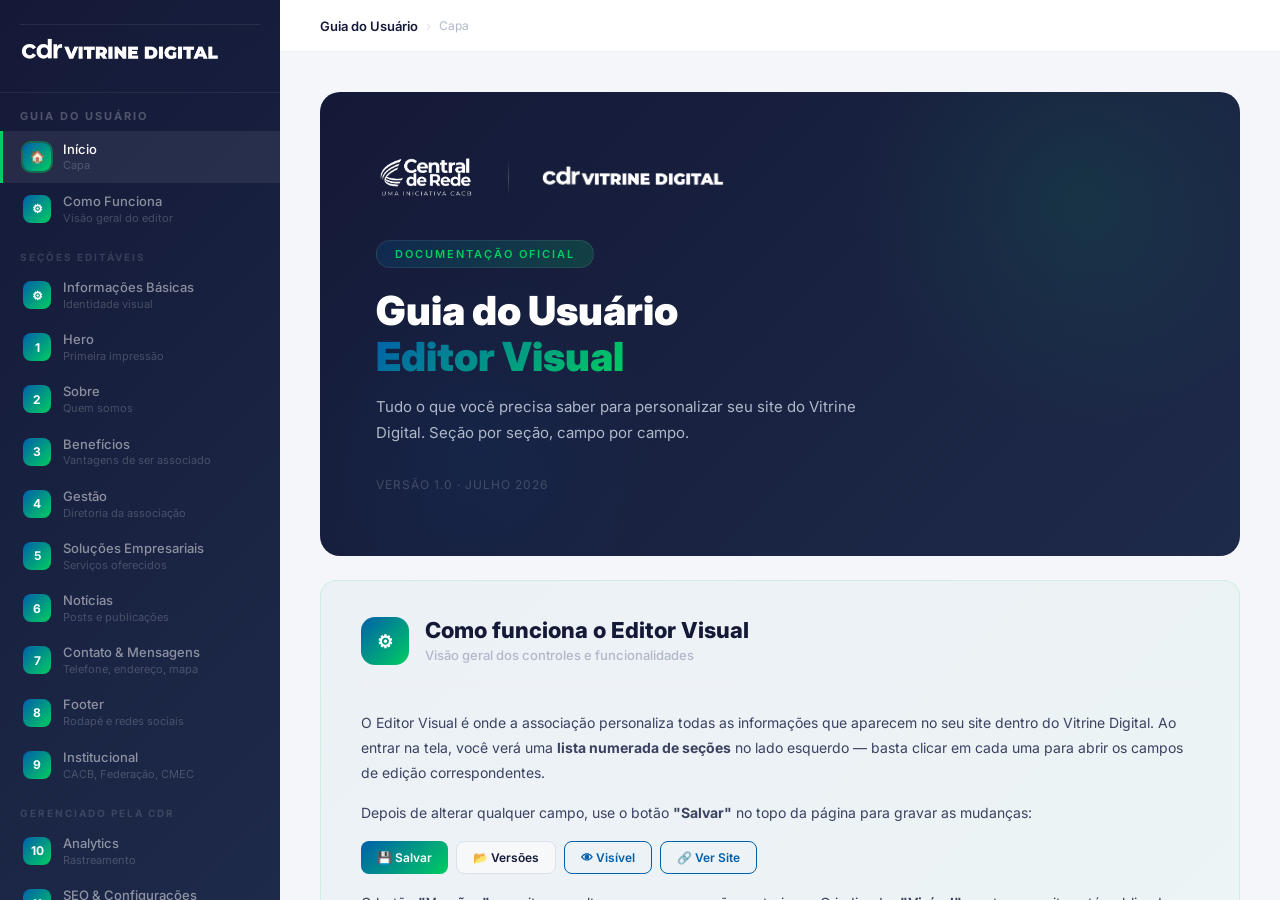
<file: guiadousuario/index.html>
<!DOCTYPE html>
<html lang="pt-BR">
<head>
  <meta charset="UTF-8">
  <meta name="viewport" content="width=device-width, initial-scale=1.0">
  <title>Guia do Usuário — Editor Visual do Vitrine Digital</title>
  <link rel="preconnect" href="https://fonts.googleapis.com">
  <link href="https://fonts.googleapis.com/css2?family=Inter:wght@300;400;500;600;700;800;900&display=swap" rel="stylesheet">
  <link rel="stylesheet" href="style.css">
</head>
<body>

<button class="menu-toggle" id="menu-toggle" aria-label="Menu"><span></span><span></span><span></span></button>
<div class="sidebar-overlay" id="sidebar-overlay"></div>
<div class="app">
  <aside class="sidebar" id="sidebar">
    <div class="sidebar-logo">
      <div class="sidebar-logo-divider"></div>
      <img src="logo-vitrine-digital.png" alt="Vitrine Digital" class="vitrine">
    </div>
    <div class="sidebar-title">Guia do Usuário</div>
    <nav class="sidebar-nav" id="sidebar-nav">
      <div class="nav-item" data-target="s-capa"><div class="nav-num">🏠</div><div class="nav-label">Início<small>Capa</small></div></div>
      <div class="nav-item" data-target="s-intro"><div class="nav-num">⚙</div><div class="nav-label">Como Funciona<small>Visão geral do editor</small></div></div>
      <div class="nav-group-title">Seções Editáveis</div>
      <div class="nav-item" data-target="s-basico"><div class="nav-num">⚙</div><div class="nav-label">Informações Básicas<small>Identidade visual</small></div></div>
      <div class="nav-item" data-target="s-1"><div class="nav-num">1</div><div class="nav-label">Hero<small>Primeira impressão</small></div></div>
      <div class="nav-item" data-target="s-2"><div class="nav-num">2</div><div class="nav-label">Sobre<small>Quem somos</small></div></div>
      <div class="nav-item" data-target="s-3"><div class="nav-num">3</div><div class="nav-label">Benefícios<small>Vantagens de ser associado</small></div></div>
      <div class="nav-item" data-target="s-4"><div class="nav-num">4</div><div class="nav-label">Gestão<small>Diretoria da associação</small></div></div>
      <div class="nav-item" data-target="s-5"><div class="nav-num">5</div><div class="nav-label">Soluções Empresariais<small>Serviços oferecidos</small></div></div>
      <div class="nav-item" data-target="s-6"><div class="nav-num">6</div><div class="nav-label">Notícias<small>Posts e publicações</small></div></div>
      <div class="nav-item" data-target="s-7"><div class="nav-num">7</div><div class="nav-label">Contato &amp; Mensagens<small>Telefone, endereço, mapa</small></div></div>
      <div class="nav-item" data-target="s-8"><div class="nav-num">8</div><div class="nav-label">Footer<small>Rodapé e redes sociais</small></div></div>
      <div class="nav-item" data-target="s-9"><div class="nav-num">9</div><div class="nav-label">Institucional<small>CACB, Federação, CMEC</small></div></div>
      <div class="nav-group-title">Gerenciado pela CDR</div>
      <div class="nav-item" data-target="s-10"><div class="nav-num">10</div><div class="nav-label">Analytics<small>Rastreamento</small></div></div>
      <div class="nav-item" data-target="s-11"><div class="nav-num">11</div><div class="nav-label">SEO &amp; Configurações<small>Mecanismos de busca</small></div></div>
      <div class="nav-item" data-target="s-12"><div class="nav-num">12</div><div class="nav-label">Limites de Seções<small>Mín. e máx. por seção</small></div></div>
      <div class="nav-item" data-target="s-13"><div class="nav-num">13</div><div class="nav-label">Domínio Customizado<small>Domínio próprio e SSL</small></div></div>
    </nav>
  </aside>

  <main class="main" id="main-scroll">
    <div class="topbar">
      <span class="topbar-title">Guia do Usuário</span>
      <span class="topbar-sep">›</span>
      <span class="topbar-sub" id="topbar-current">Editor Visual do Vitrine Digital</span>
    </div>

    <div class="content-wrap">

      <div id="s-capa" class="section-anchor">
        <div class="panel-cover">
          <div class="panel-cover-logos">
            <img src="logo-central-de-rede.png" alt="Central de Rede">
            <div class="ldiv"></div>
            <img src="logo-vitrine-digital.png" alt="Vitrine Digital" class="vitrine">
          </div>
          <div class="panel-cover-badge">Documentação Oficial</div>
          <h1>Guia do Usuário<br><span>Editor Visual</span></h1>
          <p class="panel-cover-sub">Tudo o que você precisa saber para personalizar seu site do Vitrine Digital. Seção por seção, campo por campo.</p>
          <div class="panel-cover-version">VERSÃO 1.0 · JULHO 2026</div>
        </div>
      </div>

      <div id="s-intro" class="section-anchor">
        <div class="panel intro-panel">
          <div class="panel-header">
            <div class="panel-num">⚙</div>
            <div><div class="panel-title">Como funciona o Editor Visual</div><div class="panel-subtitle">Visão geral dos controles e funcionalidades</div></div>
          </div>
          <div class="panel-body">
            <p>O Editor Visual é onde a associação personaliza todas as informações que aparecem no seu site dentro do Vitrine Digital. Ao entrar na tela, você verá uma <strong>lista numerada de seções</strong> no lado esquerdo — basta clicar em cada uma para abrir os campos de edição correspondentes.</p>
            <p>Depois de alterar qualquer campo, use o botão <strong>"Salvar"</strong> no topo da página para gravar as mudanças:</p>
            <div class="toolbar-row">
              <div class="toolbar-demo primary">💾 Salvar</div>
              <div class="toolbar-demo secondary">📂 Versões</div>
              <div class="toolbar-demo outline">👁 Visível</div>
              <div class="toolbar-demo outline">🔗 Ver Site</div>
            </div>
            <p>O botão <strong>"Versões"</strong> permite consultar e recuperar versões anteriores. O indicador <strong>"Visível"</strong> mostra se o site está publicado, e o link <strong>"Ver Site"</strong> abre a página real para conferência.</p>
            <p>Na parte superior da plataforma, estão disponíveis as áreas de <strong>Posts</strong>, para publicação de notícias e conteúdos da associação, e de <strong>Controle de Usuários</strong>, para gerenciamento dos acessos à plataforma.</p>
            <div class="callout"><h3>✏️ Barra de Formatação</h3><p>Muitos campos de texto possuem uma pequena barra com opções de <strong>negrito</strong>, <em>itálico</em>, sublinhado, tamanhos de título, tamanho de fonte, cor e um botão "limpar". Selecione a palavra ou frase e aplique o estilo desejado.</p></div>
            <div class="tip-box"><div class="tip-icon">💡</div><p><strong>Dica sobre imagens:</strong> os campos de imagem oferecem opções de tamanho (P, M, G ou Personalizado) que ajustam automaticamente a foto. Na dúvida, "Sem transformação" mantém a imagem original.</p></div>
          </div>
        </div>
      </div>

      <div id="s-basico" class="section-anchor">
        <div class="panel">
          <div class="panel-header"><div class="panel-num">⚙</div><div><div class="panel-title">Informações Básicas</div><div class="panel-subtitle">Identidade visual e dados principais do site</div></div></div>
          <div class="panel-body">
            <p>Aqui ficam os dados de identidade do site. Tudo o que define como a marca da associação aparece no site é configurado nesta área.</p>
            <div class="feature-grid">
              <div class="feature-chip">Nome do Site</div><div class="feature-chip">E-mail de contato</div><div class="feature-chip">Sigla da associação</div>
              <div class="feature-chip">Apelido no Menu</div><div class="feature-chip">Botão "Associe-se"</div><div class="feature-chip">Texto "Área do Associado"</div>
              <div class="feature-chip">Link da Área do Associado</div><div class="feature-chip">Logomarca</div><div class="feature-chip">Favicon</div>
              <div class="feature-chip">Fonte tipográfica</div><div class="feature-chip">Paleta de cores completa</div>
            </div>
            <div class="warn-box"><div class="warn-icon">⚠</div><p><strong>Cuidado com as cores:</strong> a paleta inclui Cor Primária, Secundária, Destaque, fundo do menu, tons claro/escuro e cor do texto do menu. Alterar essas cores muda a identidade visual do site inteiro — use com cuidado e confira o resultado usando "Ver Site".</p></div>
          </div>
        </div>
      </div>

      <div id="s-1" class="section-anchor">
        <div class="panel">
          <div class="panel-header"><div class="panel-num">1</div><div><div class="panel-title">Hero</div><div class="panel-subtitle">Primeira Impressão — topo da página</div></div></div>
          <div class="panel-body">
            <p>É a primeira coisa que o visitante vê ao acessar o site. Aqui você configura o impacto inicial do seu site.</p>
            <div class="feature-grid">
              <div class="feature-chip">Badge (selo pequeno)</div><div class="feature-chip">Título Principal</div><div class="feature-chip">Subtítulo</div>
              <div class="feature-chip">Botão CTA (texto e link)</div><div class="feature-chip">Imagem de destaque</div><div class="feature-chip">Anos de História</div>
            </div>
            <div class="tip-box"><div class="tip-icon">💡</div><p><strong>Cor do Hero:</strong> quando ativada, essa opção substitui as cores padrão apenas no fundo dessa seção, permitindo um visual diferenciado sem afetar o resto do site.</p></div>
          </div>
        </div>
      </div>

      <div id="s-2" class="section-anchor">
        <div class="panel">
          <div class="panel-header"><div class="panel-num">2</div><div><div class="panel-title">Sobre</div><div class="panel-subtitle">Quem Somos — história e propósito</div></div></div>
          <div class="panel-body">
            <p>Conta a história e o propósito da associação. Nesta seção você controla tanto a visibilidade quanto o conteúdo institucional completo.</p>
            <div class="feature-grid">
              <div class="feature-chip">Visibilidade: Menu e/ou Página</div><div class="feature-chip">Cores de fundo e texto</div><div class="feature-chip">Badge (selo)</div>
              <div class="feature-chip">Título e texto principal</div><div class="feature-chip">Texto complementar</div><div class="feature-chip">Imagem ilustrativa</div>
              <div class="feature-chip">Bloco de Missão</div><div class="feature-chip">Bloco de Visão</div><div class="feature-chip">Bloco de Valores</div>
            </div>
            <div class="tip-box"><div class="tip-icon">💡</div><p>Os blocos de Missão, Visão e Valores podem ser exibidos por completo diretamente ou escondidos atrás de um botão <strong>"Ver mais"</strong> — escolha conforme o tamanho do conteúdo.</p></div>
          </div>
        </div>
      </div>

      <div id="s-3" class="section-anchor">
        <div class="panel">
          <div class="panel-header"><div class="panel-num">3</div><div><div class="panel-title">Benefícios</div><div class="panel-subtitle">Vantagens de ser associado</div></div></div>
          <div class="panel-body">
            <p>Exibe cards com as vantagens de ser associado. Você edita o título e subtítulo da seção e gerencia a lista de benefícios.</p>
            <div class="feature-grid">
              <div class="feature-chip">Título da seção</div><div class="feature-chip">Subtítulo da seção</div><div class="feature-chip">Lista de benefícios (cards)</div>
              <div class="feature-chip">Ícone dos Benefícios</div><div class="feature-chip">Tamanho das imagens dos cards</div>
            </div>
            <div class="tip-box"><div class="tip-icon">💡</div><p>Use o botão <strong>"+ Benefício"</strong> para adicionar novos itens. Você também pode remover benefícios existentes que não se aplicam mais.</p></div>
          </div>
        </div>
      </div>

      <div id="s-4" class="section-anchor">
        <div class="panel">
          <div class="panel-header"><div class="panel-num">4</div><div><div class="panel-title">Gestão</div><div class="panel-subtitle">Diretoria da associação</div></div></div>
          <div class="panel-body">
            <p>Exibe os membros da diretoria da associação, dividida em duas partes para dar destaque especial à presidência.</p>
            <p><strong>Parte 1 — Presidente em Destaque:</strong> o primeiro nome da lista da Parte 2 é automaticamente quem aparece em destaque. Para trocar quem é o presidente, basta arrastar os nomes pelo ícone de pontinhos (⋮⋮) para reordenar.</p>
            <p><strong>Parte 2 — Demais Membros:</strong> lista os demais membros da gestão, cada um com foto. É possível definir quantos aparecem por linha antes do botão "Ver mais".</p>
          </div>
        </div>
      </div>

      <div id="s-5" class="section-anchor">
        <div class="panel">
          <div class="panel-header"><div class="panel-num">5</div><div><div class="panel-title">Soluções Empresariais</div><div class="panel-subtitle">Serviços e soluções oferecidos</div></div></div>
          <div class="panel-body">
            <p>Apresenta as soluções oferecidas pela associação em formato de cards visuais.</p>
            <div class="feature-grid">
              <div class="feature-chip">Título e Subtítulo</div><div class="feature-chip">Texto do botão CTA</div><div class="feature-chip">Link do botão CTA</div>
            </div>
            <p>Para incluir novos produtos ao seu portfólio, basta solicitar à Central de Rede. Nossa equipe desenvolve uma Landing Page personalizada para sua associação, com foco em apresentar a solução de forma estratégica e potencializar suas oportunidades de venda.</p>
          </div>
        </div>
      </div>

      <div id="s-6" class="section-anchor">
        <div class="panel">
          <div class="panel-header"><div class="panel-num">6</div><div><div class="panel-title">Notícias</div><div class="panel-subtitle">Publicações e novidades</div></div></div>
          <div class="panel-body">
            <p>Área de notícias da associação. Aqui você configura a apresentação visual dos posts, não o conteúdo deles em si.</p>
            <div class="feature-grid">
              <div class="feature-chip">Título da seção</div><div class="feature-chip">Subtítulo da seção</div><div class="feature-chip">Texto e link do botão CTA</div>
              <div class="feature-chip">Tamanho das imagens das prévias</div>
            </div>
          </div>
        </div>
      </div>

      <div id="s-7" class="section-anchor">
        <div class="panel">
          <div class="panel-header"><div class="panel-num">7</div><div><div class="panel-title">Contato &amp; Mensagens</div><div class="panel-subtitle">Informações de contato e localização</div></div></div>
          <div class="panel-body">
            <p>Configura todas as informações de contato exibidas no site, incluindo a integração com o Google Maps.</p>
            <div class="feature-grid">
              <div class="feature-chip">Telefone</div><div class="feature-chip">Endereço (rua, cidade, UF, CEP)</div><div class="feature-chip">Horário de atendimento</div>
              <div class="feature-chip">Ícone e cor de cada campo</div><div class="feature-chip">Mapa do Google Maps</div>
            </div>
            <div class="tip-box"><div class="tip-icon">💡</div><p><strong>E-mail:</strong> o e-mail exibido vem automaticamente do cadastro da associação, não é digitado aqui.</p></div>
            <div class="callout"><h3>🗺️ Como incorporar o Google Maps</h3><p>1. Abra o Google Maps e busque o endereço.<br>2. Clique em <strong>Compartilhar → Incorporar mapa</strong>.<br>3. Clique em <strong>Copiar HTML</strong>.<br>4. No código copiado, encontre o atributo <strong>src="..."</strong> e copie apenas a URL dentro das aspas.<br>5. Cole essa URL no campo correspondente do editor.</p></div>
          </div>
        </div>
      </div>

      <div id="s-8" class="section-anchor">
        <div class="panel">
          <div class="panel-header"><div class="panel-num">8</div><div><div class="panel-title">Footer</div><div class="panel-subtitle">Rodapé do site</div></div></div>
          <div class="panel-body">
            <p>Controla o conteúdo do rodapé do site, incluindo redes sociais e links rápidos.</p>
            <div class="feature-grid">
              <div class="feature-chip">Texto do rodapé</div><div class="feature-chip">Link do Facebook</div><div class="feature-chip">Link do Instagram</div>
              <div class="feature-chip">Link do LinkedIn</div><div class="feature-chip">Link do YouTube</div><div class="feature-chip">Links Rápidos (reordenáveis)</div>
            </div>
            <div class="warn-box"><div class="warn-icon">⚠</div><p><strong>Itens controlados pela CDR:</strong> o selo "Powered by" e o Documento Legal no Rodapé (Termos de Uso e Política de Privacidade) são gerenciados centralmente pela CDR e não podem ser alterados pela associação.</p></div>
          </div>
        </div>
      </div>

      <div id="s-9" class="section-anchor">
        <div class="panel">
          <div class="panel-header"><div class="panel-num">9</div><div><div class="panel-title">Institucional</div><div class="panel-subtitle">CACB, Federação e CMEC</div></div></div>
          <div class="panel-body">
            <p>A plataforma já vem configurada com os blocos institucionais da CACB, da Federação e do CMEC, fortalecendo a identidade da rede. Caso a associação prefira, é possível ocultar qualquer uma dessas seções.</p>
          </div>
        </div>
      </div>

      <div id="s-10" class="section-anchor">
        <div class="panel">
          <div class="panel-header"><div class="panel-num">10</div><div><div class="panel-title">Analytics &amp; Rastreamento <span class="lock-badge">CDR</span></div><div class="panel-subtitle">Códigos de rastreamento do site</div></div></div>
          <div class="panel-body">
            <p>Reúne os códigos de rastreamento do site para monitoramento de acessos e campanhas.</p>
            <div class="feature-grid">
              <div class="feature-chip">Google Tag Manager</div><div class="feature-chip">Google Analytics 4</div>
              <div class="feature-chip">Facebook/Meta Pixel</div><div class="feature-chip">TikTok Pixel</div>
            </div>
            <div class="warn-box"><div class="warn-icon">🔒</div><p>Esta seção é administrada exclusivamente pela Central de Rede para garantir a segurança, o desempenho e a integridade da plataforma. As configurações podem ser consultadas pela associação, mas não editadas.</p></div>
          </div>
        </div>
      </div>

      <div id="s-11" class="section-anchor">
        <div class="panel">
          <div class="panel-header"><div class="panel-num">11</div><div><div class="panel-title">SEO &amp; Configurações</div><div class="panel-subtitle">Otimização para mecanismos de busca</div></div></div>
          <div class="panel-body">
            <p>Define como o site aparece nos resultados de busca do Google, Bing e outros buscadores.</p>
            <div class="feature-grid">
              <div class="feature-chip">Meta Description</div><div class="feature-chip">Meta Keywords</div><div class="feature-chip">Geo Region / City / Position</div>
              <div class="feature-chip">Google Search Console</div><div class="feature-chip">Bing Webmaster Tools</div>
            </div>
            <div class="warn-box"><div class="warn-icon">⚠</div><p>Esta seção é bastante técnica. Embora não esteja bloqueada, <strong>recomenda-se cautela ao editá-la</strong> — alterações incorretas podem impactar negativamente o posicionamento do site nos buscadores.</p></div>
          </div>
        </div>
      </div>

      <div id="s-12" class="section-anchor">
        <div class="panel">
          <div class="panel-header"><div class="panel-num">12</div><div><div class="panel-title">Limites de Seções <span class="lock-badge">CDR</span></div><div class="panel-subtitle">Mínimos e máximos por seção</div></div></div>
          <div class="panel-body">
            <p>Define quantos itens no mínimo e no máximo podem existir nas seções de Benefícios, Gestão e Soluções. Esses limites são definidos pela CDR para manter a padronização visual entre todos os sites da rede.</p>
            <div class="warn-box"><div class="warn-icon">🔒</div><p><strong>Os limites são gerenciados exclusivamente pela Central de Rede.</strong> Caso seja necessário alterá-los, basta solicitar o ajuste à nossa equipe.</p></div>
          </div>
        </div>
      </div>

      <div id="s-13" class="section-anchor">
        <div class="panel">
          <div class="panel-header"><div class="panel-num">13</div><div><div class="panel-title">Domínio Customizado <span class="lock-badge">CDR</span></div><div class="panel-subtitle">Domínio próprio e certificado SSL</div></div></div>
          <div class="panel-body">
            <p>Permite associar um domínio próprio (por exemplo, <em>www.suaassociacao.com.br</em>) ao site, com certificado de segurança (HTTPS) configurado automaticamente.</p>
            <div class="tip-box"><div class="tip-icon">💡</div><p>Se a associação souber realizar a configuração de DNS, basta seguir as instruções técnicas fornecidas pela CDR para apontar o domínio corretamente.</p></div>
            <div class="tip-box"><div class="tip-icon">🤝</div><p>Caso prefira suporte, a equipe da Central de Rede realiza toda a configuração — basta entrar em contato e informar o domínio desejado.</p></div>
          </div>
        </div>
      </div>

    </div>

    <div class="guide-footer">
      <div class="guide-footer-logos">
        <img src="logo-central-de-rede.png" alt="Central de Rede">
        <div class="ldiv"></div>
        <img src="logo-vitrine-digital.png" alt="Vitrine Digital" class="vitrine">
      </div>
      <p>Guia do Usuário — Editor Visual do Vitrine Digital</p>
      <div class="powered">UMA INICIATIVA CACB</div>
    </div>
  </main>
</div>

<script src="script.js"></script>
</body>
</html>
</file>
<file: guiadousuario/style.css>
:root {
    --blue: #005fab; --green: #00cd60; --dark: #141937;
    --gray-50: #f7f8fa; --gray-100: #eef0f4; --gray-200: #dde1e8; --gray-300: #b0b8c9;
    --grad: linear-gradient(135deg,#005fab 0%,#00cd60 100%);
    --grad-dark: linear-gradient(135deg,#141937 0%,#1e2a4a 100%);
    --sidebar-w: 280px;
  }
  * { margin:0; padding:0; box-sizing:border-box; }
  body { font-family:'Inter',-apple-system,sans-serif; color:var(--dark); background:#f4f6f9; height:100vh; overflow:hidden; }
  a { color:var(--blue); } a:hover { color:var(--green); }
  .app { display:flex; height:100vh; }

  /* MOBILE */
  .menu-toggle { display:none; position:fixed; top:12px; left:12px; z-index:200; width:36px; height:36px; border-radius:10px; background:var(--grad-dark); border:none; cursor:pointer; align-items:center; justify-content:center; flex-direction:column; gap:5px; }
  .menu-toggle span { display:block; width:18px; height:2px; background:#fff; border-radius:1px; transition:transform .2s; }
  .sidebar-overlay { display:none; position:fixed; inset:0; background:#00000060; z-index:99; }
  @media (max-width: 768px) {
    :root { --sidebar-w: 260px; }
    .menu-toggle { display:flex; }
    .sidebar { position:fixed; left:calc(-1 * var(--sidebar-w)); top:0; height:100vh; z-index:100; transition:left .25s ease; }
    .sidebar.open { left:0; }
    .sidebar-overlay.open { display:block; }
    .main { width:100%; }
    .topbar { padding:0 16px 0 56px; }
    .content-wrap { padding:20px 16px; }
    .panel { padding:24px 20px; }
    .panel-cover { padding:40px 28px; }
    .panel-cover h1 { font-size:28px; }
    .feature-grid { grid-template-columns:repeat(2,1fr); }
    .guide-footer { margin:0 16px 24px; padding:32px 24px; }
  }
  @media (max-width: 480px) {
    .feature-grid { grid-template-columns:1fr; }
    .panel-cover h1 { font-size:24px; }
  }

  /* SIDEBAR */
  .sidebar { width:var(--sidebar-w); min-width:var(--sidebar-w); background:var(--grad-dark); display:flex; flex-direction:column; height:100vh; overflow:hidden; }
  .sidebar-logo { padding:24px 20px; border-bottom:1px solid #ffffff10; display:flex; flex-direction:column; gap:10px; }
  .sidebar-logo img { height:36px; width:auto; filter:brightness(0) invert(1); }
  .sidebar-logo img.vitrine { height:auto; width:auto; max-width:200px; filter:none; }
  .sidebar-logo-divider { width:100%; height:1px; background:#ffffff15; }
  .sidebar-title { font-size:11px; font-weight:700; color:#ffffff40; letter-spacing:2px; text-transform:uppercase; padding:16px 20px 8px; }
  .sidebar-nav { flex:1; overflow-y:auto; padding-bottom:16px; }
  .sidebar-nav::-webkit-scrollbar { width:4px; }
  .sidebar-nav::-webkit-scrollbar-thumb { background:#ffffff20; border-radius:2px; }
  .nav-item { display:flex; align-items:center; gap:12px; padding:10px 20px; cursor:pointer; border-left:3px solid transparent; transition:background .15s,border-color .15s; }
  .nav-item:hover { background:#ffffff08; }
  .nav-item.active { background:#ffffff12; border-left-color:var(--green); }
  .nav-item .nav-num { width:28px; height:28px; min-width:28px; border-radius:8px; background:var(--grad); color:#fff; display:flex; align-items:center; justify-content:center; font-weight:700; font-size:12px; }
  .nav-item.active .nav-num { box-shadow:0 0 0 2px #00cd6060; }
  .nav-item .nav-label { font-size:13px; font-weight:500; color:#ffffff80; line-height:1.3; }
  .nav-item .nav-label small { display:block; font-size:11px; color:#ffffff35; font-weight:400; margin-top:1px; }
  .nav-item.active .nav-label { color:#fff; }
  .nav-group-title { font-size:10px; font-weight:700; color:#ffffff25; letter-spacing:2px; text-transform:uppercase; padding:16px 20px 6px; }

  /* MAIN */
  .main { flex:1; overflow-y:auto; scroll-behavior:smooth; }
  .main::-webkit-scrollbar { width:6px; }
  .main::-webkit-scrollbar-thumb { background:#dde1e8; border-radius:3px; }

  /* TOPBAR */
  .topbar { background:#fff; border-bottom:1px solid var(--gray-100); padding:0 40px; height:52px; display:flex; align-items:center; position:sticky; top:0; z-index:10; gap:8px; }
  .topbar-title { font-size:13px; font-weight:600; color:var(--dark); }
  .topbar-sub { font-size:12px; color:var(--gray-300); }
  .topbar-sep { color:var(--gray-200); font-size:13px; }

  /* SECTIONS */
  .content-wrap { padding:40px; width:100%; }

  .panel-cover { background:var(--grad-dark); border-radius:20px; padding:64px 56px; position:relative; overflow:hidden; margin-bottom:24px; }
  .panel-cover::before { content:''; position:absolute; top:-30%; right:-10%; width:500px; height:500px; background:radial-gradient(circle,#00cd6018 0%,transparent 65%); border-radius:50%; }
  .panel-cover::after { content:''; position:absolute; bottom:-20%; left:-5%; width:400px; height:400px; background:radial-gradient(circle,#005fab15 0%,transparent 65%); border-radius:50%; }
  .panel-cover-logos { display:flex; align-items:center; gap:32px; margin-bottom:40px; position:relative; z-index:1; }
  .panel-cover-logos img { height:44px; width:auto; filter:brightness(0) invert(1); }
  .panel-cover-logos img.vitrine { height:30px; filter:none; }
  .panel-cover-logos .ldiv { width:1px; height:36px; background:linear-gradient(to bottom,transparent,#fff3,transparent); }
  .panel-cover-badge { display:inline-block; background:linear-gradient(135deg,#005fab33,#00cd6033); border:1px solid #ffffff15; color:var(--green); font-size:11px; font-weight:600; letter-spacing:2px; text-transform:uppercase; padding:6px 18px; border-radius:100px; margin-bottom:20px; position:relative; z-index:1; }
  .panel-cover h1 { font-size:40px; font-weight:900; color:#fff; line-height:1.15; margin-bottom:14px; position:relative; z-index:1; }
  .panel-cover h1 span { background:var(--grad); -webkit-background-clip:text; -webkit-text-fill-color:transparent; background-clip:text; }
  .panel-cover-sub { font-size:15px; color:var(--gray-300); position:relative; z-index:1; line-height:1.7; max-width:480px; }
  .panel-cover-version { font-size:12px; color:#ffffff30; position:relative; z-index:1; margin-top:32px; letter-spacing:1px; }

  .section-anchor { padding-top:32px; margin-top:-32px; }
  .panel { background:#fff; border-radius:16px; padding:36px 40px; margin-bottom:20px; border:1px solid var(--gray-100); }
  .panel.intro-panel { background:linear-gradient(135deg,#005fab08,#00cd6008); border-color:#00cd6020; }
  .panel-header { display:flex; align-items:flex-start; gap:16px; margin-bottom:24px; padding-bottom:20px; border-bottom:1px solid var(--gray-100); }
  .panel-num { width:48px; height:48px; min-width:48px; border-radius:14px; background:var(--grad); color:#fff; display:flex; align-items:center; justify-content:center; font-weight:800; font-size:18px; }
  .panel-title { font-size:22px; font-weight:800; color:var(--dark); line-height:1.2; }
  .panel-subtitle { font-size:13px; color:var(--gray-300); font-weight:500; margin-top:4px; }
  .panel-body p { font-size:14px; color:#3a4260; line-height:1.8; margin-bottom:14px; }
  .panel-body p:last-child { margin-bottom:0; }

  .feature-grid { display:grid; grid-template-columns:repeat(3,1fr); gap:8px; margin:16px 0; }
  .feature-chip { font-size:13px; color:#3a4260; padding:9px 12px; background:var(--gray-50); border-radius:8px; border:1px solid var(--gray-100); display:flex; align-items:center; gap:8px; }
  .feature-chip::before { content:''; width:6px; height:6px; min-width:6px; border-radius:50%; background:var(--grad); }

  .tip-box { background:linear-gradient(135deg,#005fab0a,#00cd600a); border:1px solid #00cd6030; border-radius:10px; padding:14px 18px; margin:16px 0; display:flex; gap:12px; align-items:flex-start; }
  .tip-icon { width:26px; height:26px; min-width:26px; border-radius:7px; background:var(--green); color:#fff; display:flex; align-items:center; justify-content:center; font-size:13px; font-weight:700; }
  .tip-box p { font-size:13px; color:#3a4260; margin:0!important; line-height:1.6; }
  .warn-box { background:#fff8f0; border:1px solid #f0d0a0; border-radius:10px; padding:14px 18px; margin:16px 0; display:flex; gap:12px; align-items:flex-start; }
  .warn-icon { width:26px; height:26px; min-width:26px; border-radius:7px; background:#e8860c; color:#fff; display:flex; align-items:center; justify-content:center; font-size:13px; font-weight:700; }
  .warn-box p { font-size:13px; color:#5a4530; margin:0!important; line-height:1.6; }
  .lock-badge { display:inline-flex; align-items:center; gap:4px; background:var(--dark); color:#fff; font-size:10px; font-weight:600; padding:3px 9px; border-radius:100px; letter-spacing:.5px; margin-left:8px; vertical-align:middle; }
  .lock-badge::before { content:'🔒'; font-size:9px; }
  .callout { background:#fff; border:1px solid var(--gray-200); border-left:4px solid var(--green); border-radius:0 10px 10px 0; padding:18px 22px; margin-top:16px; }
  .callout h3 { font-size:14px; font-weight:700; color:var(--dark); margin-bottom:8px; }
  .callout p { font-size:13px; color:#556; margin:0; }
  .toolbar-row { display:flex; gap:8px; flex-wrap:wrap; margin:16px 0; }
  .toolbar-demo { padding:8px 16px; border-radius:8px; font-size:12px; font-weight:600; display:flex; align-items:center; gap:6px; border:none; }
  .toolbar-demo.primary { background:var(--grad); color:#fff; }
  .toolbar-demo.secondary { background:var(--gray-50); color:var(--dark); border:1px solid var(--gray-200); }
  .toolbar-demo.outline { background:transparent; color:var(--blue); border:1px solid var(--blue); }

  .guide-footer { background:var(--grad-dark); border-radius:20px; margin:0 40px 40px; padding:48px 40px; text-align:center; }
  .guide-footer-logos { display:flex; align-items:center; justify-content:center; gap:28px; margin-bottom:20px; }
  .guide-footer-logos img { height:36px; width:auto; filter:brightness(0) invert(1); }
  .guide-footer-logos img.vitrine { height:24px; filter:none; }
  .guide-footer-logos .ldiv { width:1px; height:32px; background:#ffffff25; }
  .guide-footer p { font-size:13px; color:#ffffff55; margin-top:10px; }
  .guide-footer .powered { font-size:11px; color:#ffffff30; margin-top:14px; letter-spacing:1.5px; }
</file>
